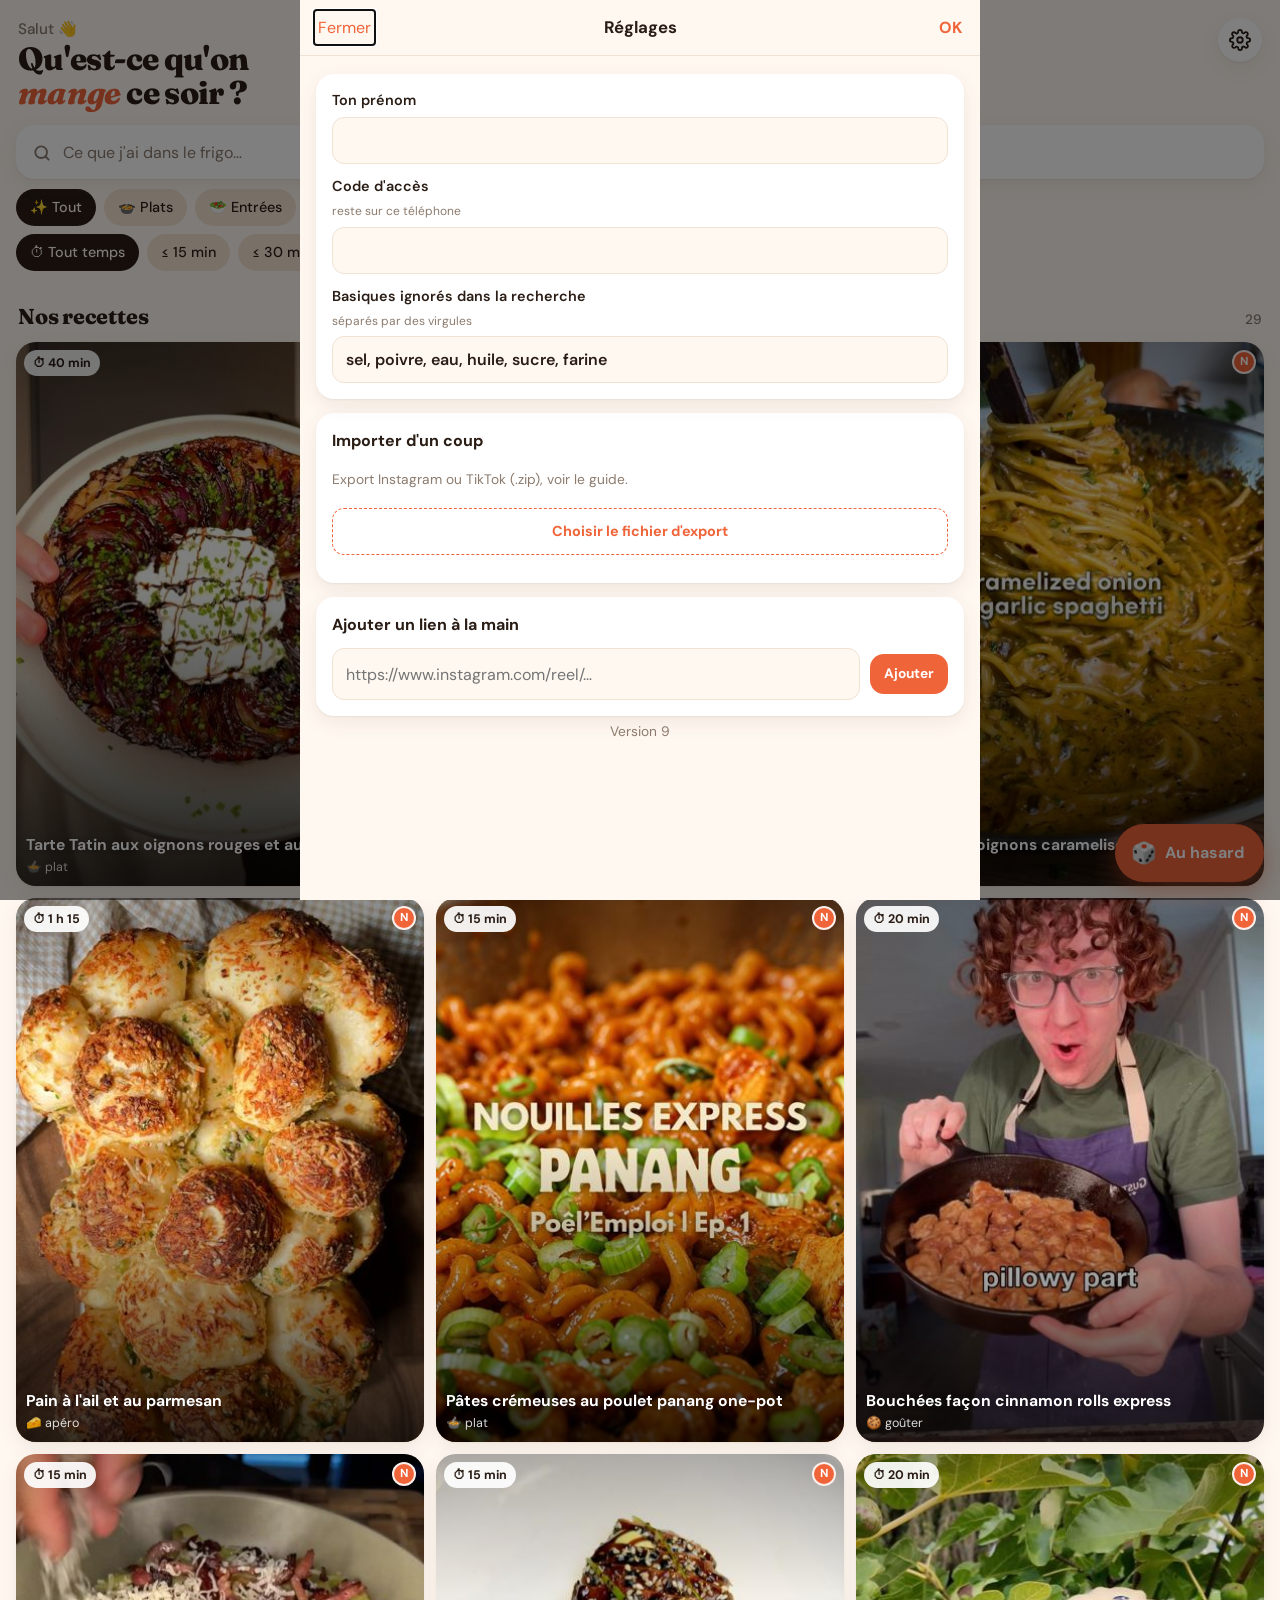
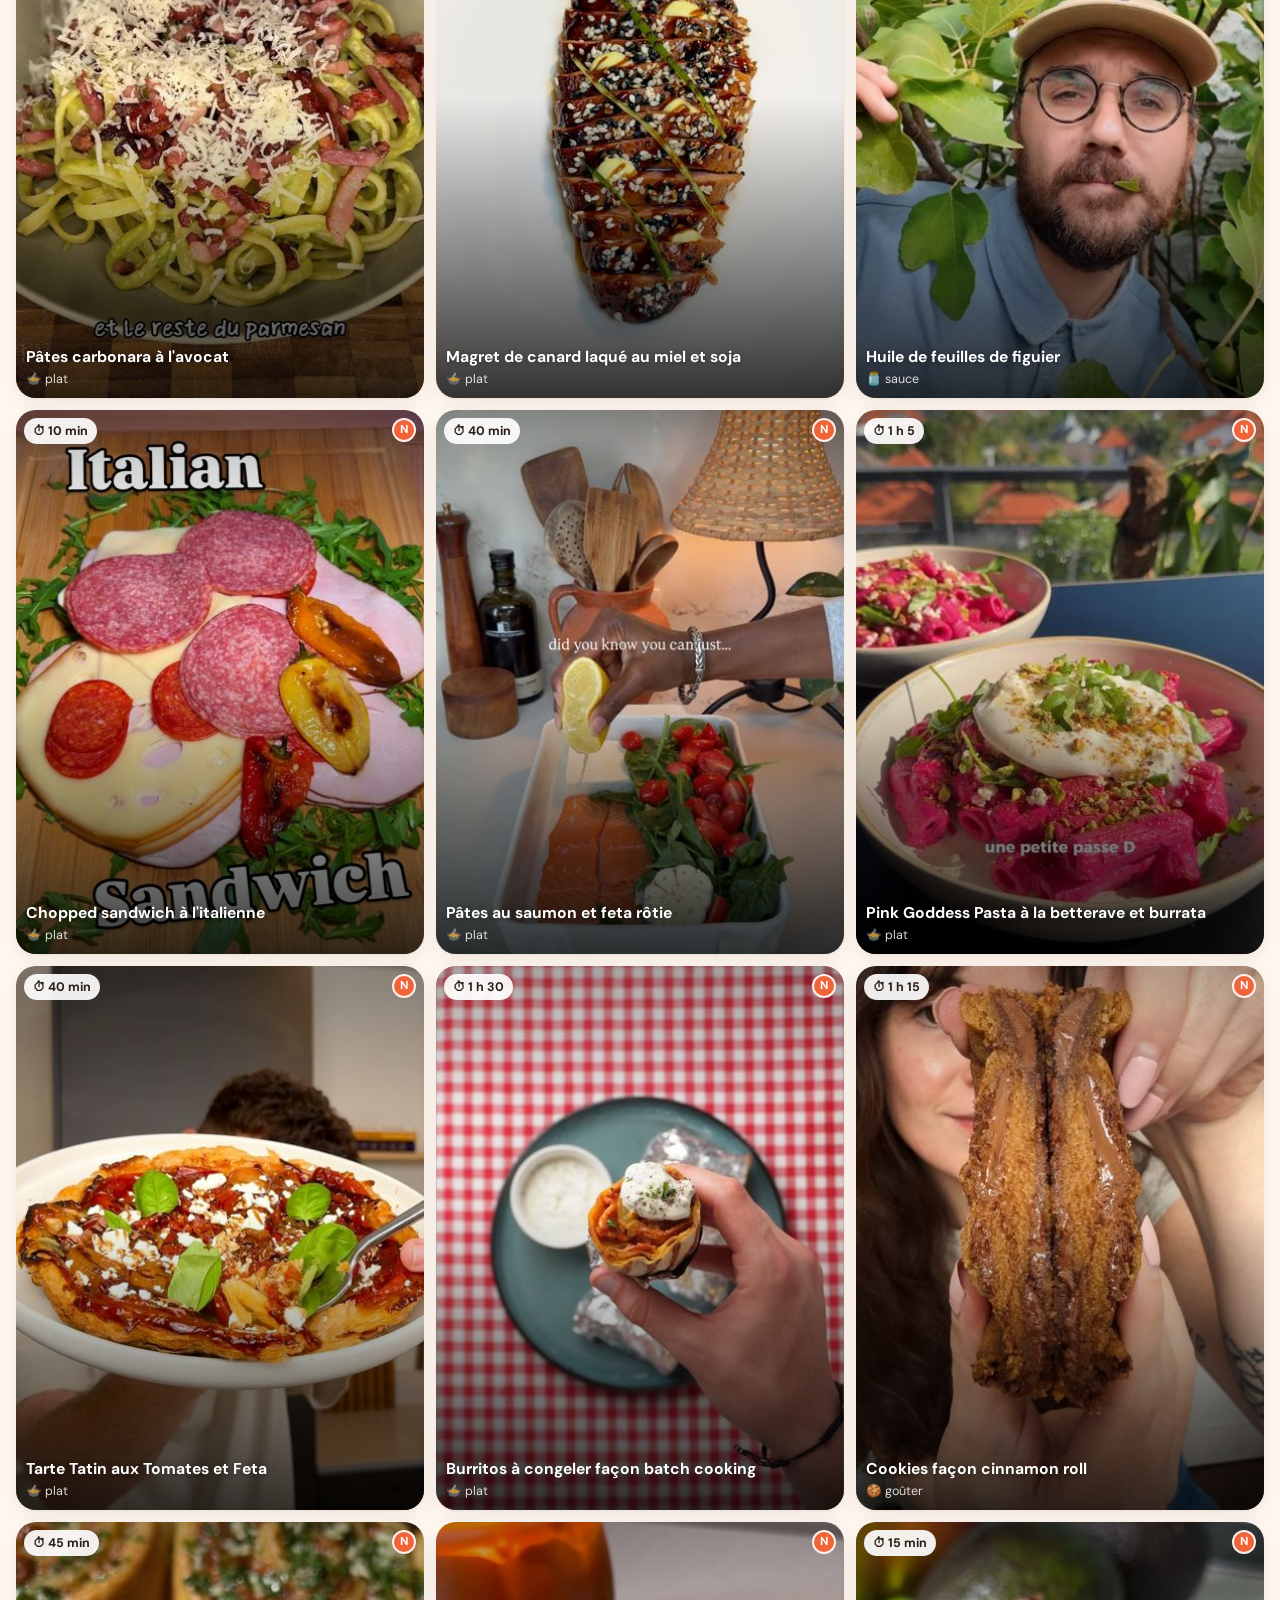
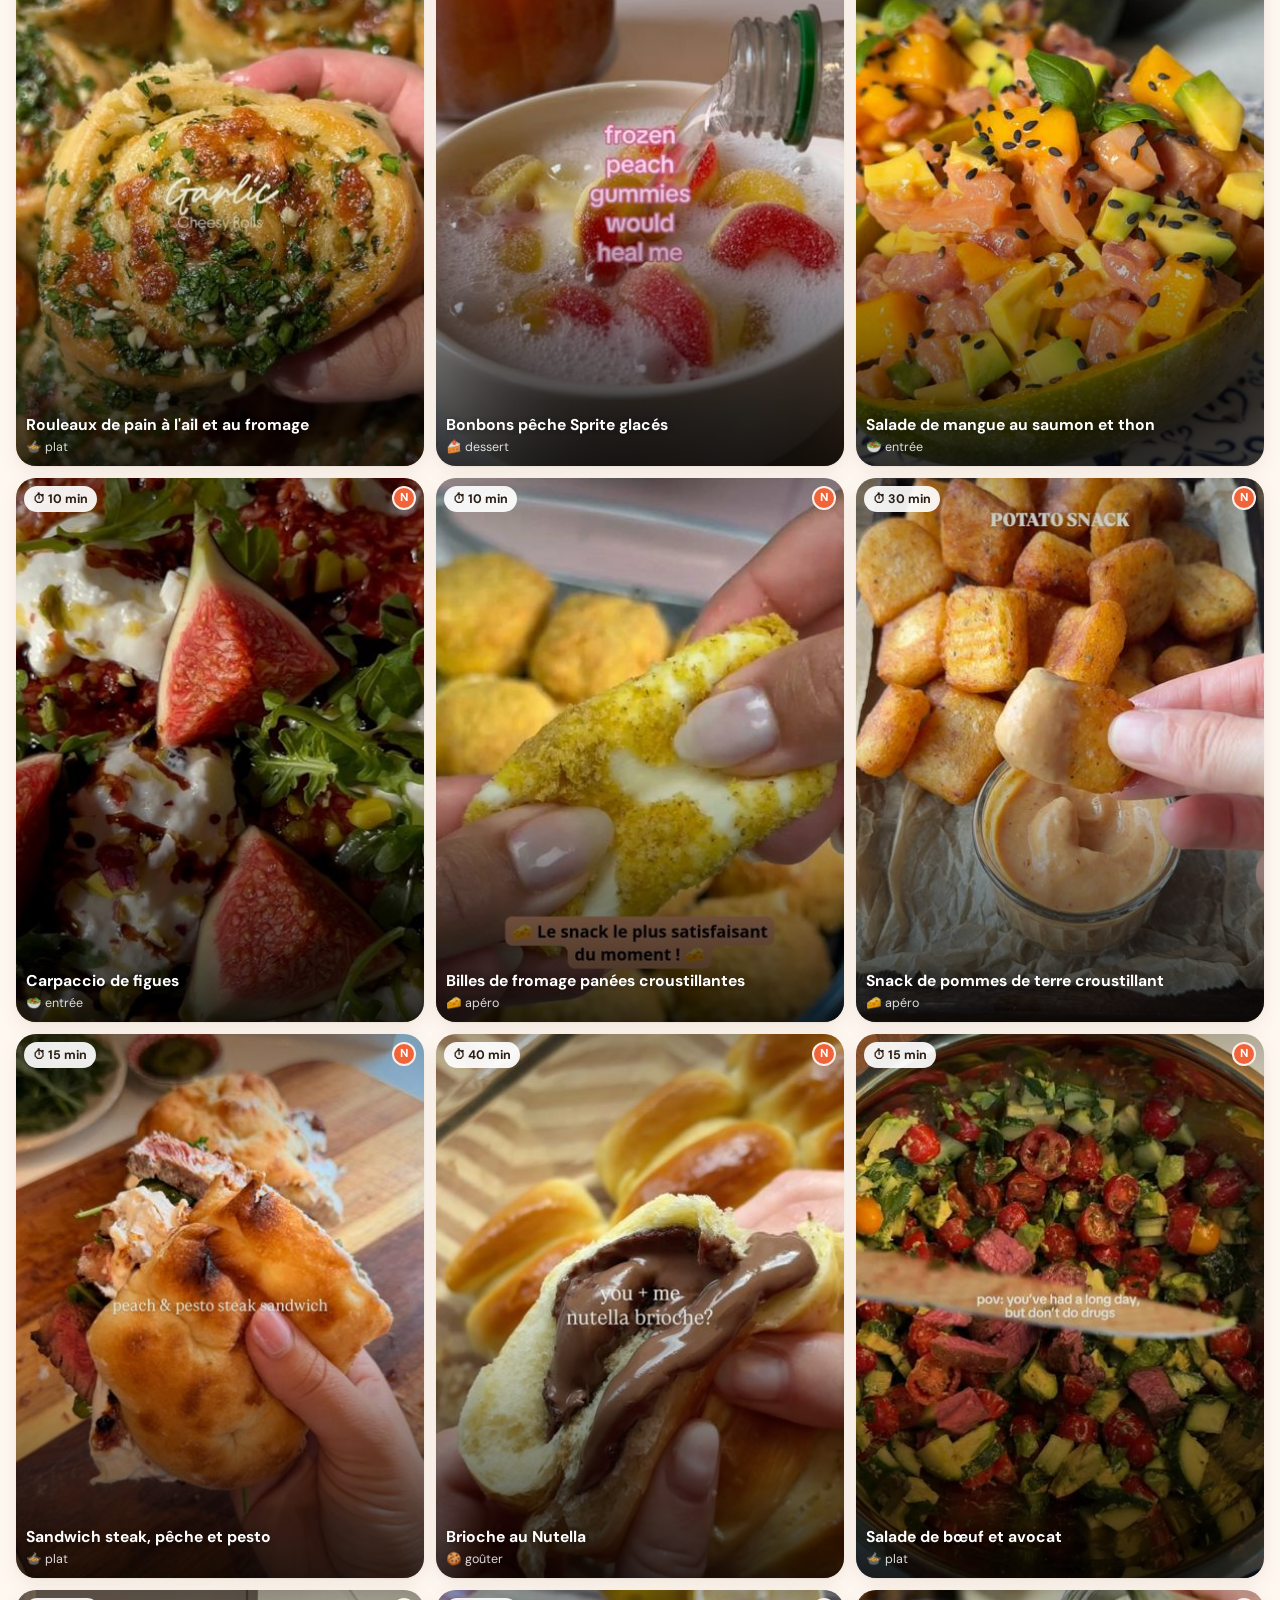
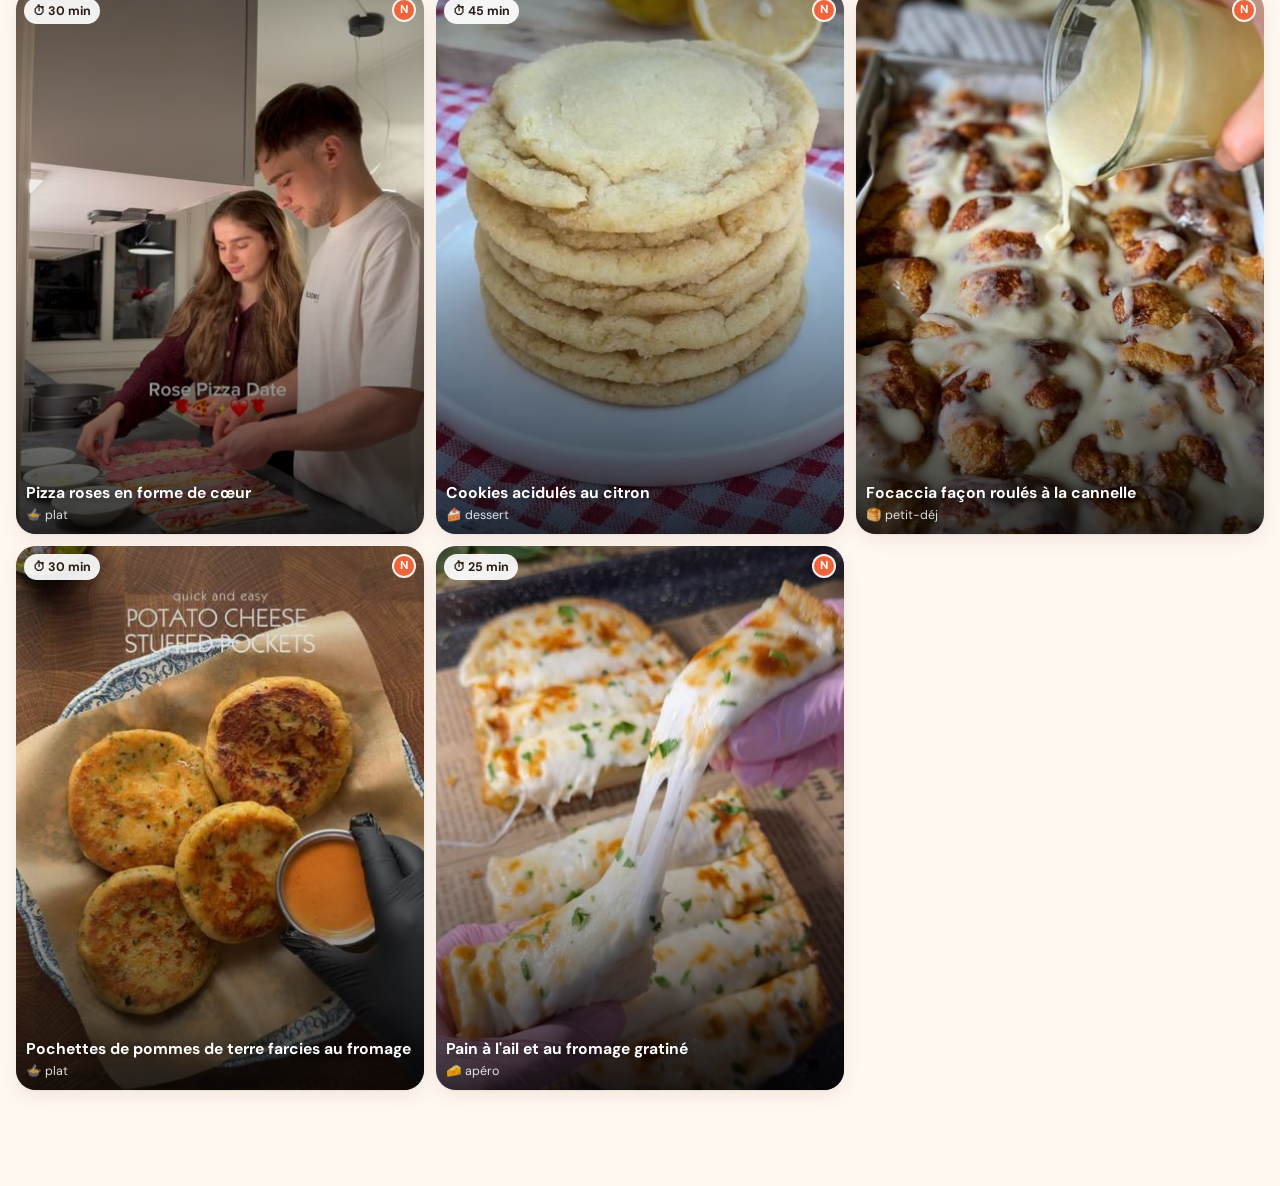
<file: index.html>
<!doctype html>
<html lang="fr">
<head>
<meta charset="utf-8">
<meta name="viewport" content="width=device-width, initial-scale=1, viewport-fit=cover">
<title>Nos recettes</title>
<meta name="theme-color" content="#fff8f1" media="(prefers-color-scheme: light)">
<meta name="theme-color" content="#16110e" media="(prefers-color-scheme: dark)">
<link rel="manifest" href="manifest.webmanifest">
<link rel="icon" href="icons/icon-192.png">
<link rel="apple-touch-icon" href="icons/apple-touch-icon.png">
<meta name="apple-mobile-web-app-capable" content="yes">
<meta name="apple-mobile-web-app-status-bar-style" content="black-translucent">
<meta name="apple-mobile-web-app-title" content="Recettes">
<link rel="preconnect" href="https://fonts.googleapis.com">
<link rel="preconnect" href="https://fonts.gstatic.com" crossorigin>
<link rel="stylesheet" href="https://fonts.googleapis.com/css2?family=Fraunces:opsz,wght@9..144,600;9..144,800&family=DM+Sans:opsz,wght@9..40,400;9..40,500;9..40,700&display=swap">
<link rel="stylesheet" href="style.css?v=9">
</head>
<body>
<header class="hero">
  <div class="hero-row">
    <div>
      <p class="hello" id="hello">Salut 👋</p>
      <h1>Qu'est-ce qu'on<br><em>mange</em> ce soir&nbsp;?</h1>
    </div>
    <button id="btnSettings" class="round-btn" aria-label="Réglages">
      <svg viewBox="0 0 24 24" width="22" height="22" fill="none" stroke="currentColor" stroke-width="2" stroke-linecap="round" stroke-linejoin="round"><circle cx="12" cy="12" r="3"/><path d="M19.4 15a1.7 1.7 0 0 0 .3 1.8l.1.1a2 2 0 1 1-2.8 2.8l-.1-.1a1.7 1.7 0 0 0-1.8-.3 1.7 1.7 0 0 0-1 1.5V21a2 2 0 1 1-4 0v-.1a1.7 1.7 0 0 0-1.1-1.5 1.7 1.7 0 0 0-1.8.3l-.1.1a2 2 0 1 1-2.8-2.8l.1-.1a1.7 1.7 0 0 0 .3-1.8 1.7 1.7 0 0 0-1.5-1H3a2 2 0 1 1 0-4h.1a1.7 1.7 0 0 0 1.5-1.1 1.7 1.7 0 0 0-.3-1.8l-.1-.1a2 2 0 1 1 2.8-2.8l.1.1a1.7 1.7 0 0 0 1.8.3H9a1.7 1.7 0 0 0 1-1.5V3a2 2 0 1 1 4 0v.1a1.7 1.7 0 0 0 1 1.5 1.7 1.7 0 0 0 1.8-.3l.1-.1a2 2 0 1 1 2.8 2.8l-.1.1a1.7 1.7 0 0 0-.3 1.8V9a1.7 1.7 0 0 0 1.5 1H21a2 2 0 1 1 0 4h-.1a1.7 1.7 0 0 0-1.5 1z"/></svg>
    </button>
  </div>
</header>

<div class="sticky">
  <label class="fridge" for="ingInput">
    <svg class="fridge-ico" viewBox="0 0 24 24" width="20" height="20" fill="none" stroke="currentColor" stroke-width="2.2" stroke-linecap="round"><circle cx="11" cy="11" r="7"/><path d="m20 20-3.5-3.5"/></svg>
    <span id="chips" class="chips"></span>
    <input id="ingInput" list="ingList" placeholder="Ce que j'ai dans le frigo…" autocomplete="off" enterkeyhint="done">
    <datalist id="ingList"></datalist>
  </label>
  <nav class="filters" aria-label="Filtres">
    <div class="scroller" id="fType"></div>
    <div class="scroller" id="fMore"></div>
  </nav>
</div>

<div id="pending" class="pending" hidden></div>
<main id="results"></main>

<button id="btnRandom" class="fab" aria-label="Une recette au hasard"><span class="dice">🎲</span>Au hasard</button>

<!-- Fiche recette (plein écran) -->
<dialog id="dlgRecipe" class="sheet full"><div id="recipeBody"></div></dialog>

<!-- Modification -->
<dialog id="dlgEdit" class="sheet">
  <form id="editForm" method="dialog">
    <div class="sheet-head"><button type="button" class="link-btn" data-close>Annuler</button><h2>Modifier</h2><button type="submit" class="link-btn strong">OK</button></div>
    <label>Titre <input name="titre" required></label>
    <div class="row">
      <label>Temps (min) <input name="temps_min" type="number" min="0" inputmode="numeric"></label>
      <label>Type <select name="type"></select></label>
    </div>
    <label>Ingrédients <small>un par ligne</small><textarea name="ingredients" rows="8"></textarea></label>
    <label>Étapes <small>une par ligne</small><textarea name="etapes" rows="8"></textarea></label>
  </form>
</dialog>

<!-- Réglages -->
<dialog id="dlgSettings" class="sheet">
  <form id="settingsForm" method="dialog">
    <div class="sheet-head"><button type="button" class="link-btn" data-close>Fermer</button><h2>Réglages</h2><button type="submit" class="link-btn strong">OK</button></div>
    <div class="card-group">
      <label>Ton prénom <input name="prenom" required autocomplete="given-name"></label>
      <label>Code d'accès <small>reste sur ce téléphone</small><input name="token" type="password" autocomplete="off" spellcheck="false"></label>
      <label>Basiques ignorés dans la recherche <small>séparés par des virgules</small><input name="basiques"></label>
    </div>
  </form>
  <div class="card-group">
    <h3>Importer d'un coup</h3>
    <p class="small">Export Instagram ou TikTok (.zip), voir le guide.</p>
    <label class="file-btn">Choisir le fichier d'export<input id="importFile" type="file" accept=".zip,.json,.html,application/zip,application/json,text/html"></label>
    <div id="importResult"></div>
  </div>
  <div class="card-group">
    <h3>Ajouter un lien à la main</h3>
    <div class="row"><input id="manualUrl" type="url" placeholder="https://www.instagram.com/reel/…"><button id="btnManual" class="btn small">Ajouter</button></div>
  </div>
  <p class="small center" id="appVer"></p>
</dialog>

<div id="toast" class="toast" role="status" hidden></div>

<script src="common.js?v=9"></script>
<script src="app.js?v=9"></script>
</body>
</html>
</file>
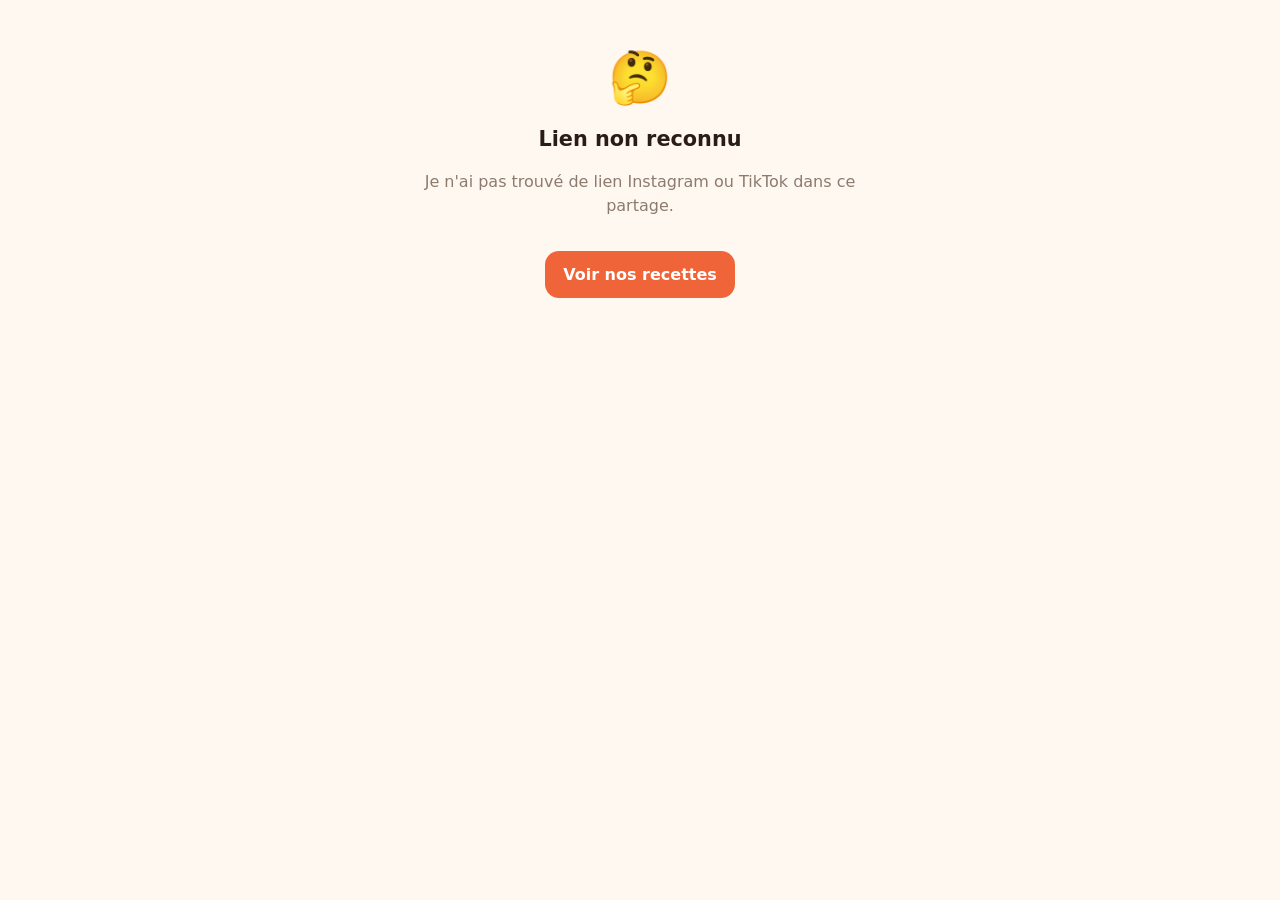
<file: share.html>
<!doctype html>
<html lang="fr">
<head>
<meta charset="utf-8">
<meta name="viewport" content="width=device-width, initial-scale=1, viewport-fit=cover">
<title>Ajouter une recette</title>
<meta name="theme-color" content="#e8693c">
<link rel="manifest" href="manifest.webmanifest">
<link rel="icon" href="icons/icon-192.png">
<link rel="stylesheet" href="style.css?v=9">
<style>
  .share { max-width: 480px; margin: 0 auto; padding: calc(40px + env(safe-area-inset-top)) 20px 30px; text-align: center; }
  .share .big { font-size: 3.2rem; }
  .share h1 { font-size: 1.3rem; margin: 10px 0; }
  .share p { color: var(--muted); }
  .share form { display: grid; gap: 10px; text-align: left; margin-top: 16px; }
  .share label { display: grid; gap: 4px; font-weight: 600; font-size: .92rem; }
  .share input { width: 100%; padding: 10px 12px; border-radius: 12px; border: 1.5px solid var(--line); background: var(--card); }
  .share a.primary { display: inline-block; margin-top: 18px; text-decoration: none; }
</style>
</head>
<body>
<div class="share" id="box"><div class="big">⏳</div><h1>Envoi…</h1></div>
<script src="common.js?v=7"></script>
<script>
'use strict';
const box = document.getElementById('box');
const p = new URLSearchParams(location.search);
const shared = [p.get('url'), p.get('text'), p.get('title')].join(' ');
const urls = findVideoUrls(shared);

function show(icon, title, text, extra = '') {
  box.innerHTML = `<div class="big">${icon}</div><h1>${title}</h1><p>${text}</p>${extra}<a class="primary" href="./">Voir nos recettes</a>`;
}

async function send() {
  if (!urls.length) {
    show('🤔', 'Lien non reconnu', `Je n'ai pas trouvé de lien Instagram ou TikTok dans ce partage.<br><small>${esc(shared.trim()).slice(0, 200)}</small>`);
    return;
  }
  const c = cfg();
  if (!c.prenom || !c.token) { // premier partage sur ce téléphone : on demande les infos une seule fois
    box.innerHTML = `<div class="big">👋</div><h1>Première fois ici</h1><p>Ces infos restent sur ce téléphone.</p>
      <form id="f"><label>Ton prénom<input name="prenom" required value="${esc(c.prenom)}"></label>
      <label>Code d'accès<input name="token" type="password" required value="${esc(c.token)}"></label>
      <button class="primary">Ajouter la recette</button></form>`;
    document.getElementById('f').onsubmit = (e) => {
      e.preventDefault();
      saveCfg({ prenom: e.target.prenom.value.trim(), token: cleanToken(e.target.token.value) });
      send();
    };
    return;
  }
  try {
    await addUrls(urls, c.prenom);
    show('✅', 'Recette ajoutée !', "L'analyse de la vidéo prend environ 2 minutes.<br>Tu peux retourner sur Instagram/TikTok.");
  } catch (e) {
    show('⚠️', "Pas envoyée", esc(e.message), '<p><button class="ghost" onclick="location.reload()">Réessayer</button></p>');
  }
}
send();
</script>
</body>
</html>
</file>
<file: style.css>
/* ============================================================
   Nos recettes — DA mobile : crème chaude, tomate, photos en grand
   ============================================================ */
:root {
  --bg: #fff8f1;
  --surface: #ffffff;
  --card: var(--surface);
  --ink: #2a1d15;
  --muted: #8c7b6e;
  --line: #f0e2d4;
  --accent: #f0643a;
  --accent-ink: #ffffff;
  --accent-soft: #ffe6da;
  --chip: #f3e2d2;
  --ok: #23955a;
  --ok-soft: #dff3e7;
  --warn: #d9730d;
  --danger: #d0443a;
  --p0: #f0643a; --p1: #7c5ce0; --p2: #1f9c8a; --p3: #d94f8a;
  --shadow: 0 1px 2px rgba(80, 40, 10, .06), 0 6px 20px rgba(80, 40, 10, .08);
  --r: 20px;
  --font-title: "Fraunces", Georgia, serif;
  --font: "DM Sans", system-ui, -apple-system, "Segoe UI", Roboto, sans-serif;
  color-scheme: light;
}
@media (prefers-color-scheme: dark) {
  :root {
    --bg: #16110e;
    --surface: #221a15;
    --ink: #f7eee7;
    --muted: #a8978a;
    --line: #33281f;
    --accent-soft: #3d2419;
    --chip: #2b211b;
    --ok: #4cc283;
    --ok-soft: #173525;
    --warn: #f0a04b;
    --shadow: 0 1px 2px rgba(0, 0, 0, .4);
    color-scheme: dark;
  }
}

* { box-sizing: border-box; -webkit-tap-highlight-color: transparent; }
html { -webkit-text-size-adjust: 100%; }
body {
  margin: 0; min-height: 100dvh; background: var(--bg); color: var(--ink);
  font: 16px/1.45 var(--font);
  padding-bottom: calc(96px + env(safe-area-inset-bottom));
}
button, input, select, textarea { font: inherit; color: inherit; }
button { cursor: pointer; }
.small { color: var(--muted); font-size: .86rem; margin: 6px 0; }
.center { text-align: center; }

/* ---------- En-tête */
.hero { padding: calc(18px + env(safe-area-inset-top)) 18px 6px; }
.hero-row { display: flex; justify-content: space-between; align-items: flex-start; gap: 12px; }
.hello { margin: 0 0 2px; color: var(--muted); font-weight: 500; font-size: .95rem; }
.hero h1 {
  margin: 0; font-family: var(--font-title); font-weight: 800; font-size: 2rem; line-height: 1.05; letter-spacing: -.02em;
}
.hero h1 em { font-style: italic; color: var(--accent); }
.round-btn {
  flex: none; width: 44px; height: 44px; border-radius: 50%; border: 0; display: grid; place-items: center;
  background: var(--surface); color: var(--ink); box-shadow: var(--shadow);
}

/* ---------- Recherche + filtres (collants) */
.sticky {
  position: sticky; top: 0; z-index: 10; padding: 10px 0 8px; background: var(--bg);
  padding-top: calc(10px + env(safe-area-inset-top));
}
.fridge {
  margin: 0 16px; display: flex; flex-wrap: wrap; align-items: center; gap: 6px; min-height: 54px;
  padding: 8px 12px 8px 44px; position: relative; cursor: text;
  background: var(--surface); border-radius: 18px; box-shadow: var(--shadow); border: 1.5px solid transparent;
}
.fridge:focus-within { border-color: var(--accent); }
.fridge-ico { position: absolute; left: 15px; top: 17px; color: var(--muted); }
.fridge input { flex: 1 1 120px; min-width: 110px; border: 0; outline: 0; background: none; padding: 6px 2px; font-size: 1rem; }
.fridge input::placeholder { color: var(--muted); }
.chips { display: contents; }
.chip {
  display: inline-flex; align-items: center; gap: 2px; border: 0; border-radius: 999px; padding: 6px 6px 6px 12px;
  background: var(--accent); color: var(--accent-ink); font-weight: 600; font-size: .9rem;
}
.chip span { width: 20px; height: 20px; display: grid; place-items: center; border-radius: 50%; background: rgba(255, 255, 255, .25); font-size: .8rem; line-height: 1; }

.filters { margin-top: 10px; display: grid; gap: 8px; }
.scroller { display: flex; gap: 8px; overflow-x: auto; padding: 0 16px; scroll-padding-inline: 16px; scrollbar-width: none; scroll-snap-type: x proximity; }
.scroller::after { content: ""; flex: none; width: 8px; } /* marge à droite en fin de défilement */
.scroller::-webkit-scrollbar { display: none; }
.pill {
  flex: none; scroll-snap-align: start; border: 0; border-radius: 999px; padding: 8px 14px; font-size: .9rem; font-weight: 500;
  background: var(--chip); color: var(--ink); white-space: nowrap; transition: background .15s, color .15s;
}
.pill.on { background: var(--ink); color: var(--bg); }
.pill.person.on { background: var(--pc); color: #fff; }
.sep { flex: none; width: 1px; background: var(--line); margin: 6px 2px; }

/* ---------- Bandeau « en cours » */
.pending {
  margin: 4px 16px 0; padding: 10px 14px; border-radius: 14px; background: var(--accent-soft); font-size: .9rem; font-weight: 500;
  display: flex; align-items: center; gap: 10px;
}
.pending::before {
  content: ""; width: 16px; height: 16px; flex: none; border-radius: 50%;
  border: 2.5px solid var(--accent); border-right-color: transparent; animation: spin .9s linear infinite;
}
@keyframes spin { to { transform: rotate(360deg); } }
[hidden] { display: none !important; }

/* ---------- Résultats */
main { padding: 4px 16px 0; }
.section-title {
  display: flex; align-items: baseline; justify-content: space-between; gap: 10px; margin: 18px 2px 10px;
}
.section-title h2 { margin: 0; font-family: var(--font-title); font-weight: 800; font-size: 1.35rem; letter-spacing: -.01em; }
.section-title span { color: var(--muted); font-size: .85rem; font-weight: 500; }
.basics-note { color: var(--muted); font-size: .8rem; margin: -4px 2px 10px; }

.grid { display: grid; grid-template-columns: repeat(2, minmax(0, 1fr)); gap: 12px; }
@media (min-width: 620px) { .grid { grid-template-columns: repeat(3, minmax(0, 1fr)); } }

.tile {
  position: relative; display: block; width: 100%; padding: 0; border: 0; text-align: left; overflow: hidden;
  aspect-ratio: 3 / 4; border-radius: var(--r); background: var(--chip); box-shadow: var(--shadow); color: #fff;
  transition: transform .15s;
}
.tile:active { transform: scale(.97); }
.tile img, .tile .ph { position: absolute; inset: 0; width: 100%; height: 100%; object-fit: cover; }
.tile .ph { display: grid; place-items: center; font-size: 3rem; background: linear-gradient(150deg, var(--accent-soft), var(--chip)); }
.tile::after {
  content: ""; position: absolute; inset: 0;
  background: linear-gradient(180deg, rgba(0, 0, 0, .28) 0%, rgba(0, 0, 0, 0) 26%, rgba(0, 0, 0, 0) 45%, rgba(0, 0, 0, .78) 100%);
}
.t-top { position: absolute; z-index: 1; top: 8px; left: 8px; right: 8px; display: flex; justify-content: space-between; gap: 6px; }
.t-time {
  padding: 4px 9px; border-radius: 999px; font-size: .78rem; font-weight: 700;
  background: rgba(255, 255, 255, .92); color: #2a1d15;
}
.t-who { display: flex; }
.t-who i {
  width: 24px; height: 24px; border-radius: 50%; display: grid; place-items: center; margin-left: -6px;
  font-style: normal; font-size: .72rem; font-weight: 700; color: #fff; border: 2px solid rgba(255, 255, 255, .9);
}
.t-cap { position: absolute; z-index: 1; left: 10px; right: 10px; bottom: 10px; }
.t-cap h3 {
  margin: 0; font-size: .98rem; line-height: 1.2; font-weight: 700; text-shadow: 0 1px 6px rgba(0, 0, 0, .35);
  display: -webkit-box; -webkit-line-clamp: 3; -webkit-box-orient: vertical; overflow: hidden;
}
.t-tag { display: block; margin-top: 3px; font-size: .78rem; opacity: .85; }
.t-badge {
  display: inline-block; margin-bottom: 6px; padding: 3px 8px; border-radius: 8px; font-size: .74rem; font-weight: 700;
  max-width: 100%; white-space: nowrap; overflow: hidden; text-overflow: ellipsis;
}
.t-badge.ok { background: var(--ok); color: #fff; }
.t-badge.miss { background: #fff; color: #b4560a; }
.t-badge.todo { background: rgba(255, 255, 255, .9); color: #2a1d15; }

.empty { text-align: center; color: var(--muted); padding: 50px 24px; }
.empty b { display: block; font-size: 3rem; margin-bottom: 8px; }
.empty p { margin: 4px 0; }

/* ---------- Bouton hasard flottant */
.fab {
  position: fixed; z-index: 20; right: 16px; bottom: calc(18px + env(safe-area-inset-bottom));
  display: flex; align-items: center; gap: 8px; padding: 14px 20px 14px 16px; border: 0; border-radius: 999px;
  background: var(--accent); color: var(--accent-ink); font-weight: 700; font-size: 1rem;
  box-shadow: 0 8px 24px rgba(240, 100, 58, .45);
}
.fab .dice { font-size: 1.3rem; display: inline-block; }
.fab:active .dice { animation: roll .5s ease; }
@keyframes roll { to { transform: rotate(360deg) scale(1.1); } }

/* ---------- Feuilles (dialogues plein écran) */
dialog.sheet {
  width: 100%; max-width: 680px; height: 100dvh; max-height: 100dvh; margin: 0 auto; padding: 0 0 30px; border: 0;
  background: var(--bg); color: var(--ink); overflow-y: auto; overscroll-behavior: contain;
}
dialog::backdrop { background: rgba(0, 0, 0, .5); }
dialog[open] { animation: up .22s ease-out; }
@keyframes up { from { transform: translateY(24px); opacity: 0; } }
.sheet-head {
  position: sticky; top: 0; z-index: 2; display: grid; grid-template-columns: 1fr auto 1fr; align-items: center;
  padding: calc(10px + env(safe-area-inset-top)) 14px 10px; margin: 0 -18px 4px; background: var(--bg); border-bottom: 1px solid var(--line);
}
.sheet-head h2 { margin: 0; font-size: 1.05rem; }
.sheet-head .link-btn:last-child { justify-self: end; }
.link-btn { border: 0; background: none; color: var(--accent); font-size: 1rem; padding: 6px 4px; justify-self: start; }
.link-btn.strong { font-weight: 700; }
dialog form { display: grid; gap: 14px; padding: 0 18px; }
#dlgSettings > .card-group, #dlgSettings > p { margin-left: 16px; margin-right: 16px; }
dialog form .card-group { margin: 0 -2px; }
.card-group { display: grid; gap: 12px; background: var(--surface); border-radius: 18px; padding: 16px; box-shadow: var(--shadow); margin-top: 14px; }
.card-group h3 { margin: 0; font-size: 1rem; }
dialog label { display: grid; gap: 6px; font-weight: 600; font-size: .9rem; }
dialog label small { color: var(--muted); font-weight: 400; }
dialog input, dialog textarea, dialog select {
  width: 100%; padding: 11px 13px; border-radius: 12px; border: 1.5px solid var(--line); background: var(--bg); font-size: 1rem;
}
dialog input:focus, dialog textarea:focus, dialog select:focus { outline: 0; border-color: var(--accent); }
.row { display: flex; gap: 10px; }
.row > * { flex: 1; min-width: 0; }
.row > .btn { flex: none; }
.file-btn {
  display: block !important; text-align: center; padding: 12px; border-radius: 12px; border: 1.5px dashed var(--accent);
  color: var(--accent); font-weight: 700 !important; cursor: pointer;
}
.file-btn input { display: none; }
.groups { display: grid; gap: 8px; margin: 8px 0; }
.groups label { display: flex; gap: 10px; align-items: center; font-weight: 500; }
.groups input { width: 20px; height: 20px; accent-color: var(--accent); }

.btn, .primary {
  border: 0; border-radius: 14px; padding: 12px 18px; font-weight: 700; background: var(--accent); color: var(--accent-ink);
}
.btn.small { padding: 10px 14px; }
.ghost { border: 1.5px solid var(--line); border-radius: 14px; padding: 10px 16px; background: transparent; color: var(--ink); font-weight: 600; }
.danger { border: 1.5px solid color-mix(in srgb, var(--danger) 40%, transparent); border-radius: 14px; padding: 10px 16px; background: transparent; color: var(--danger); font-weight: 600; }

/* ---------- Fiche recette */
dialog.full { padding-bottom: 0; max-width: 680px; }
.d-hero { position: relative; height: 46vh; min-height: 260px; background: var(--chip); }
.d-hero img { width: 100%; height: 100%; object-fit: cover; display: block; }
.d-hero .ph { height: 100%; display: grid; place-items: center; font-size: 5rem; background: linear-gradient(150deg, var(--accent-soft), var(--chip)); }
.d-hero::after { content: ""; position: absolute; inset: 0; background: linear-gradient(180deg, rgba(0, 0, 0, .35), rgba(0, 0, 0, 0) 30%); pointer-events: none; }
.d-back {
  position: absolute; z-index: 2; top: calc(12px + env(safe-area-inset-top)); left: 12px; width: 42px; height: 42px; border-radius: 50%;
  border: 0; background: rgba(255, 255, 255, .92); color: #2a1d15; font-size: 1.3rem; display: grid; place-items: center;
  box-shadow: 0 2px 10px rgba(0, 0, 0, .2);
}
.d-body { position: relative; margin-top: -26px; background: var(--bg); border-radius: 26px 26px 0 0; padding: 22px 18px 20px; }
.d-body h2 { margin: 0 0 10px; font-family: var(--font-title); font-weight: 800; font-size: 1.7rem; line-height: 1.1; letter-spacing: -.01em; }
.d-meta { display: flex; flex-wrap: wrap; gap: 8px; }
.d-meta span { padding: 7px 12px; border-radius: 999px; background: var(--chip); font-size: .88rem; font-weight: 500; }
.d-by { margin-top: 12px; color: var(--muted); font-size: .9rem; display: flex; align-items: center; gap: 8px; flex-wrap: wrap; }
.who { display: inline-flex; align-items: center; gap: 6px; color: var(--ink); font-weight: 600; }
.who i { width: 10px; height: 10px; border-radius: 50%; }
.note { margin-top: 14px; padding: 12px 14px; border-radius: 14px; background: var(--accent-soft); font-size: .9rem; }
.d-card { margin-top: 16px; background: var(--surface); border-radius: var(--r); padding: 16px; box-shadow: var(--shadow); }
.d-card h3 { margin: 0 0 8px; font-family: var(--font-title); font-weight: 800; font-size: 1.2rem; display: flex; justify-content: space-between; align-items: baseline; }
.d-card h3 small { font-family: var(--font); color: var(--muted); font-weight: 500; font-size: .82rem; }
.ings { list-style: none; padding: 0; margin: 0; }
.ings li { display: flex; gap: 12px; align-items: center; padding: 10px 0; border-bottom: 1px solid var(--line); cursor: pointer; }
.ings li:last-child { border-bottom: 0; }
.ings .mk {
  flex: none; width: 22px; height: 22px; border-radius: 7px; border: 2px solid var(--line); display: grid; place-items: center;
  font-size: .75rem; font-weight: 800; color: #fff;
}
.ings li.have .mk { background: var(--ok); border-color: var(--ok); }
.ings li.miss .mk { border-color: var(--warn); color: var(--warn); }
.ings li.basic { color: var(--muted); }
.ings li.done span:last-child { text-decoration: line-through; color: var(--muted); }
.ings li.done .mk { background: var(--muted); border-color: var(--muted); }
.steps { list-style: none; counter-reset: s; padding: 0; margin: 0; }
.steps li { counter-increment: s; display: flex; gap: 12px; padding: 8px 0; }
.steps li::before {
  content: counter(s); flex: none; width: 28px; height: 28px; border-radius: 50%; display: grid; place-items: center;
  background: var(--accent-soft); color: var(--accent); font-weight: 800; font-size: .9rem;
}
.d-tools { display: flex; flex-wrap: wrap; gap: 8px; margin-top: 20px; }
.d-tools button { flex: 1; font-size: .88rem; padding: 10px 8px; }
.d-bar {
  position: sticky; bottom: 0; z-index: 3; padding: 12px 18px calc(12px + env(safe-area-inset-bottom));
  background: linear-gradient(180deg, transparent, var(--bg) 30%);
}
.d-bar a {
  display: flex; justify-content: center; align-items: center; gap: 8px; padding: 15px; border-radius: 16px; text-decoration: none;
  background: var(--ink); color: var(--bg); font-weight: 700; font-size: 1rem;
}

/* ---------- Divers */
.toast {
  position: fixed; left: 50%; bottom: calc(90px + env(safe-area-inset-bottom)); transform: translateX(-50%); z-index: 50;
  max-width: calc(100% - 32px); padding: 12px 16px; border-radius: 14px; background: var(--ink); color: var(--bg);
  box-shadow: 0 8px 24px rgba(0, 0, 0, .25); font-size: .93rem; font-weight: 500;
}
</file>
